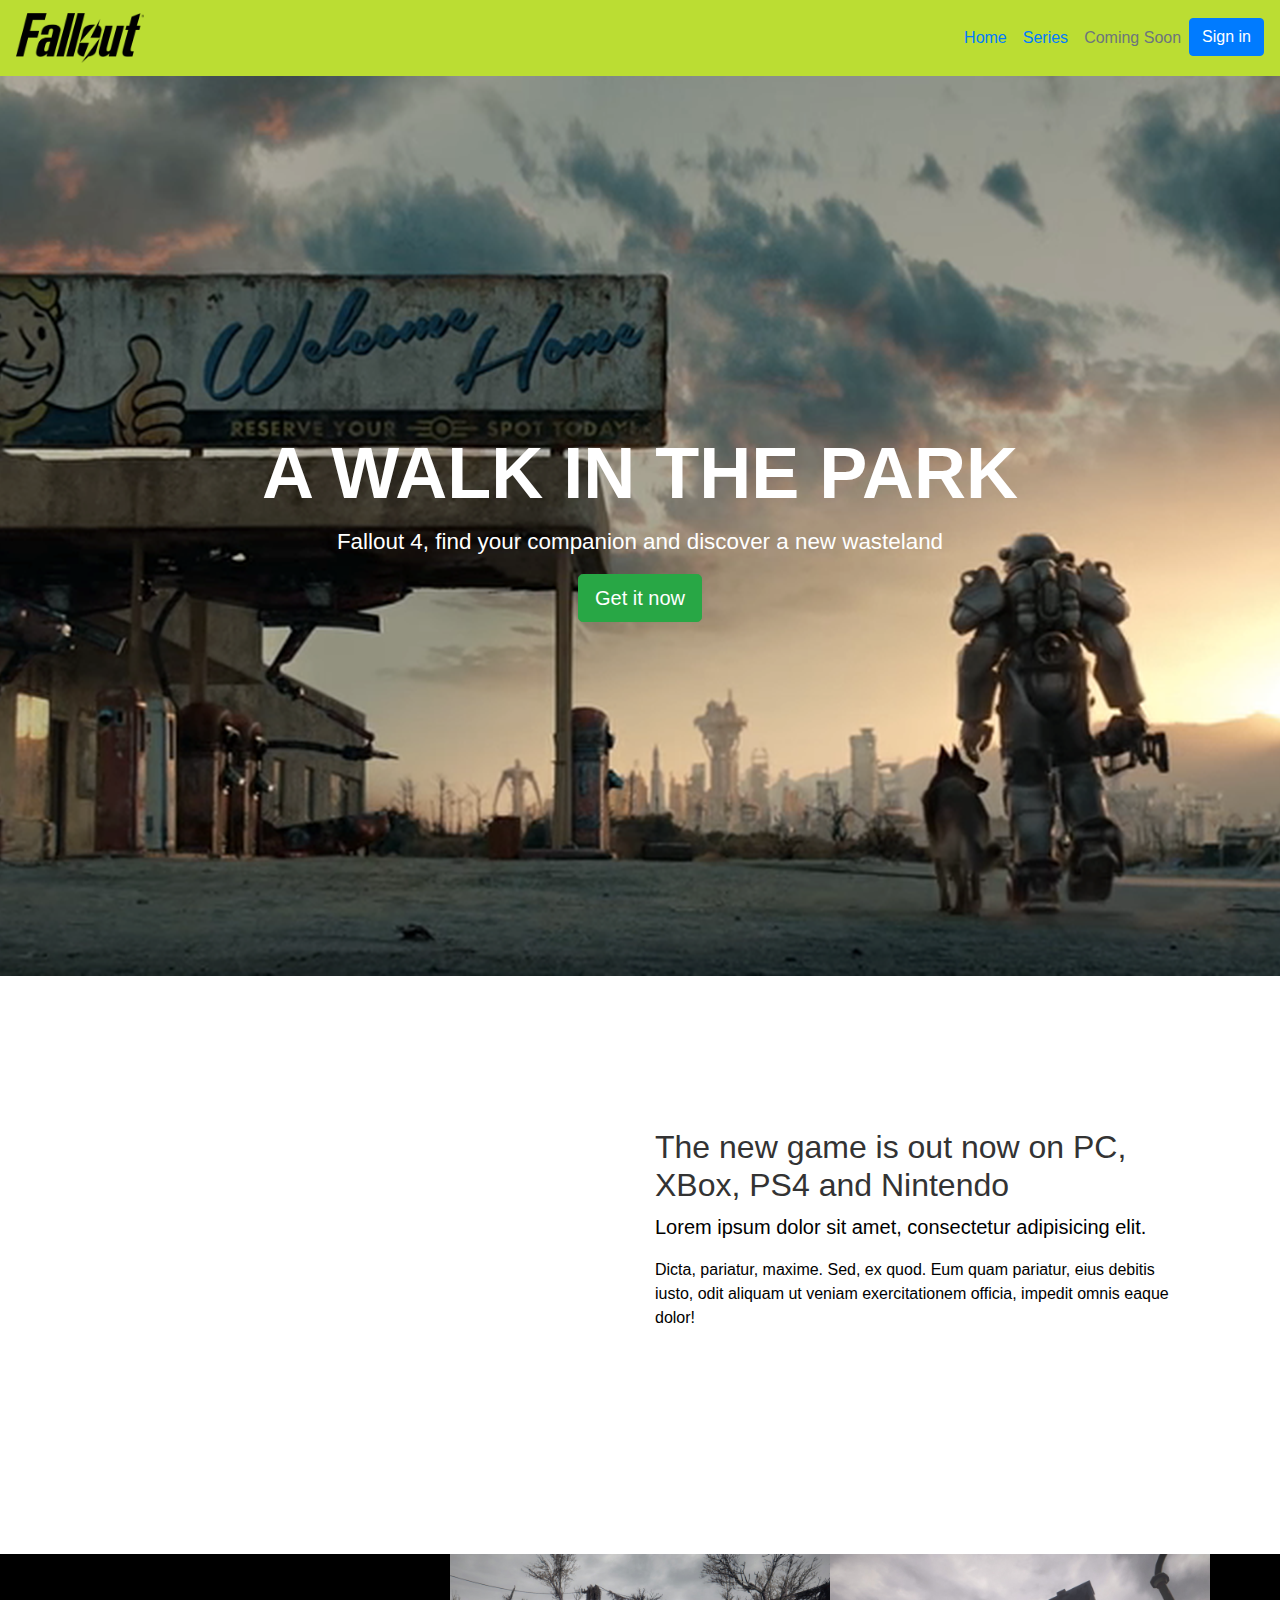
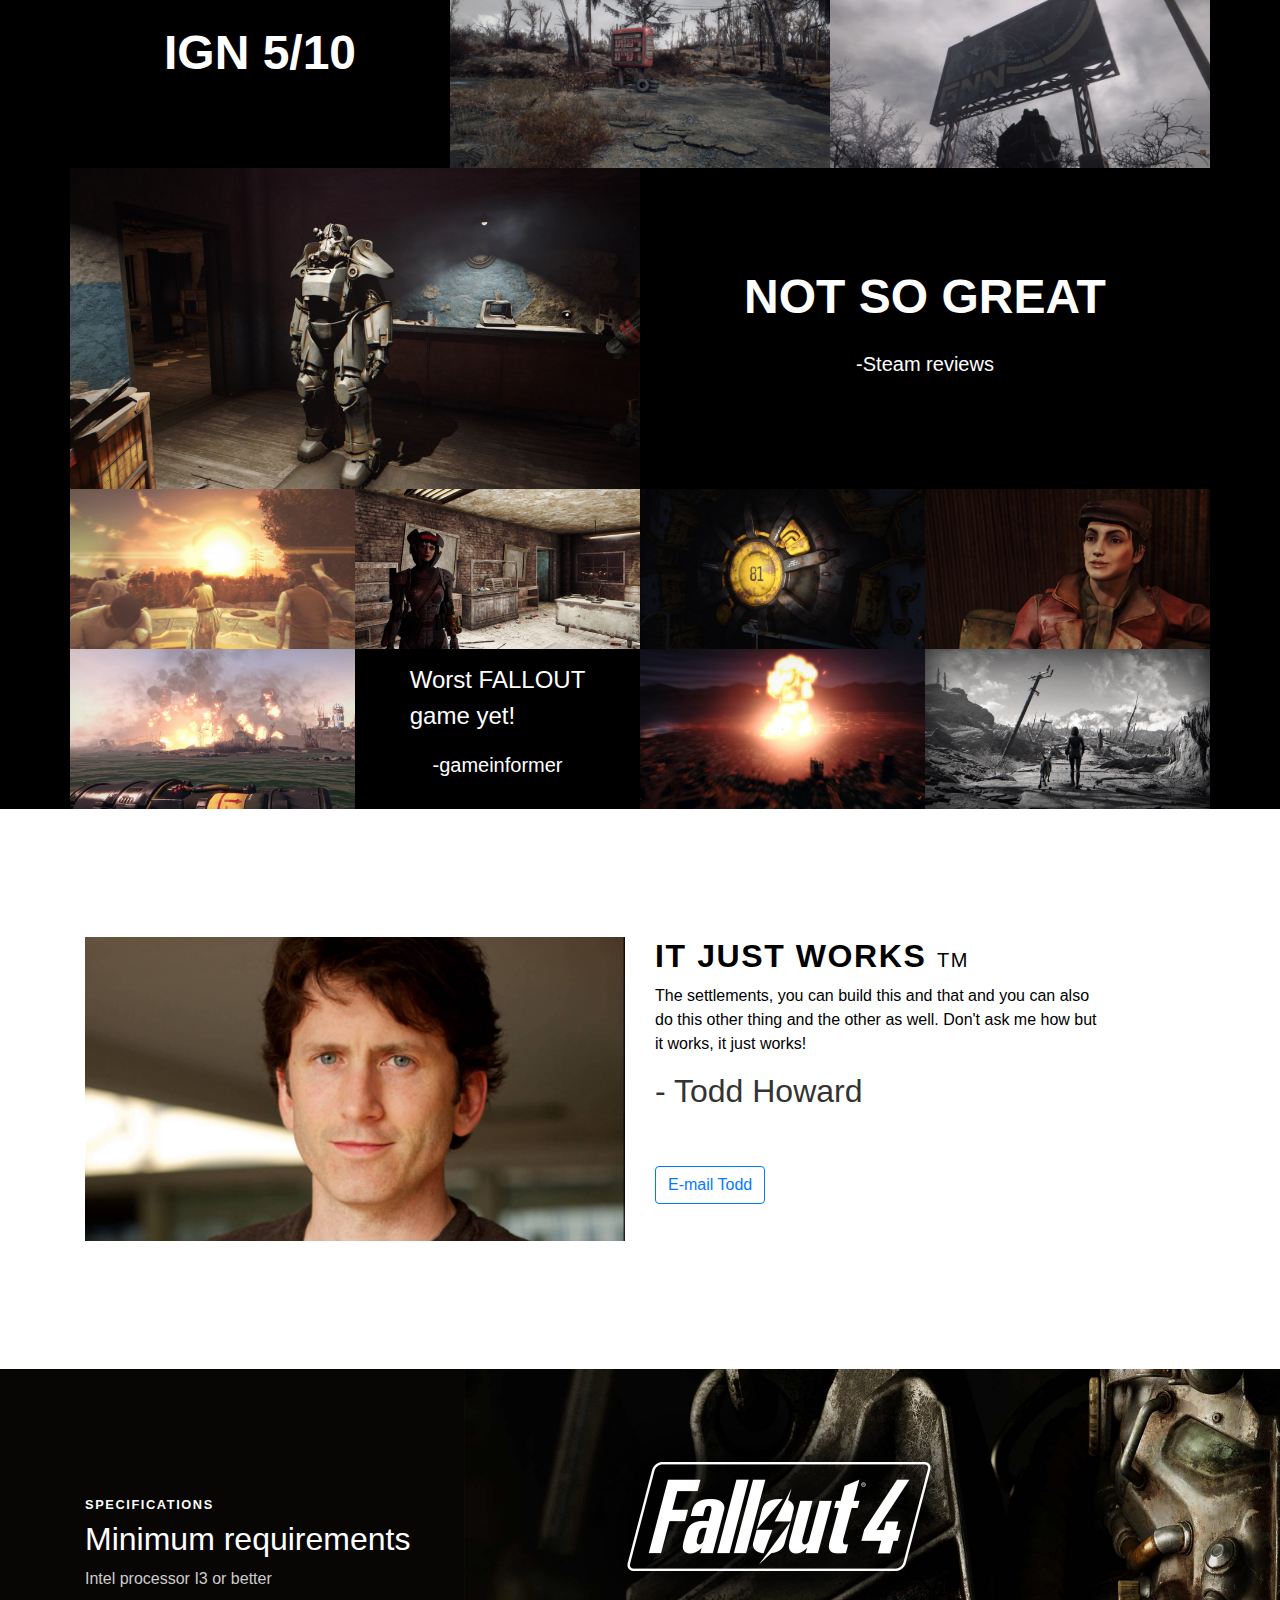
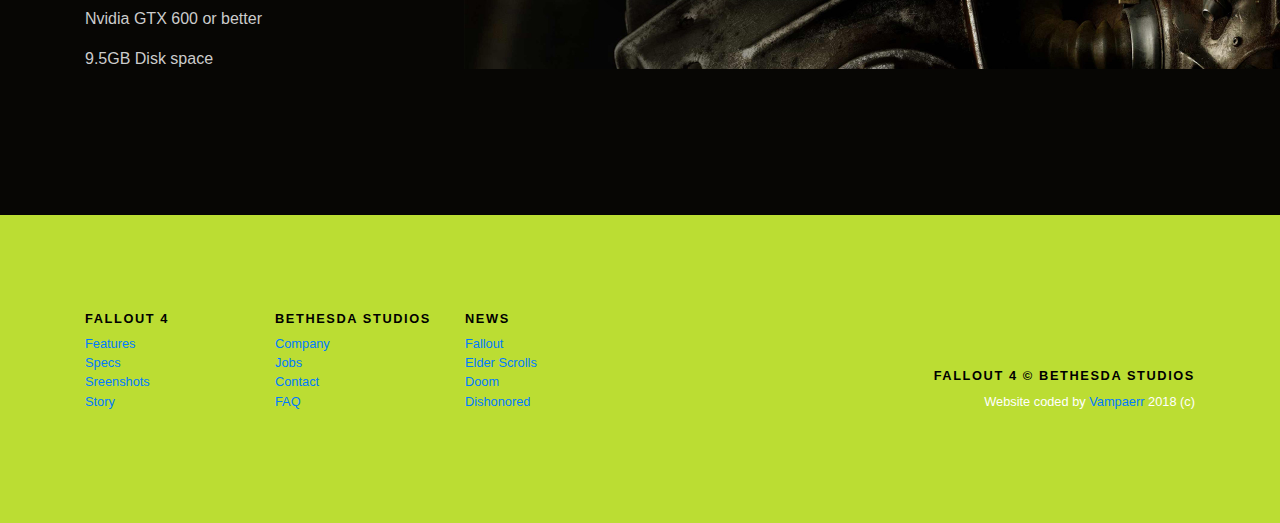
<file: fallout/index.html>
<!DOCTYPE HTML>
<html lang="en">
<head>
	<meta charset="utf-8">
	<title>Fallout</title>

	<meta name="viewport" content="width=device-width, initial-scale=1">
	<link rel="icon" type="image/x-icon" href="assets/favicon.png">

	<link rel="stylesheet" href="https://maxcdn.bootstrapcdn.com/bootstrap/4.0.0/css/bootstrap.min.css" integrity="sha384-Gn5384xqQ1aoWXA+058RXPxPg6fy4IWvTNh0E263XmFcJlSAwiGgFAW/dAiS6JXm" crossorigin="anonymous">
	<link rel="stylesheet" href="assets/css/styles.css">
</head>

<body>

	<nav class="navbar navbar-expand-lg navbar-fixed-op">
		<button class="navbar-toggler" type="button" data-toggle="collapse" data-target="#main-navbar" aria-controls="navbarTogglerDemo01" aria-expanded="false" aria-label="Toggle navigation">
			<span class="navbar-toggler-icon"></span>
		</button>
		<a class="navbar-brand" href="#"><img src="assets/images/logo.png" alt="Fallout"></a>
		<div class="collapse navbar-collapse" id="main-navbar">
    		<ul class="navbar-nav ml-auto">
				<li class="nav-item active">
					<a class="nav-link" href="#">Home <span class="sr-only">(current)</span></a>
				</li>
				<li class="nav-item">
					<a class="nav-link" href="#">Series</a>
				</li>
				<li class="nav-item">
					<a class="nav-link disabled" href="#">Coming Soon</a>
				</li>
    			<li class="nav-item">
					<a class="btn btn-primary" href="#">Sign in</a>
				</li>
    		</ul>
		</div>
	</nav>

	<div id="stage">
		<div id="stage-caption">
			<h1 class="display-3">A WALK IN THE PARK</h1>
			<p>Fallout 4, find your companion and discover a new wasteland</p>
			<a href="" class="btn btn-lg btn-success">Get it now</a>
		</div>
	</div>

	<section id="features">
		<div class="container">
			<div class="row">
				<div class="col-lg-6">
					<iframe width="100%" height="315" src="https://www.youtube.com/embed/GE2BkLqMef4" frameborder="0" allow="encrypted-media" allowfullscreen></iframe>
				</div>
				<div class="col-lg-6">
					<h6>Fallout 4</h6>
					<h2>The new game is out now on PC, XBox, PS4 and Nintendo</h2>
					<p class="lead">Lorem ipsum dolor sit amet, consectetur adipisicing elit.</p>
					<p>Dicta, pariatur, maxime. Sed, ex quod. Eum quam pariatur, eius debitis iusto, odit aliquam ut veniam exercitationem officia, impedit omnis eaque dolor!</p>
				</div>
			</div>
		</div>
	</section>

	<section id="screenshots">
		<div class="container">
			<div class="row">
				<div class="card-group">
					<div class="card">
						<p class="huge">IGN 5/10</p>
					</div>
					<div class="card">
						<img src="assets/screens/20170709004553_1.jpg" alt="">
					</div>
					<div class="card">
						<img src="assets/screens/20170709162559_1.jpg" alt="">
					</div>
				</div>

				<div class="card-group">
					<div class="card">
						<img src="assets/screens/20170712131435_1.jpg" alt="">
					</div>
					<div class="card">
						<p class="huge">NOT SO GREAT</p>
						<p class="lead">-Steam reviews</p>
					</div>
				</div>

				<div class="card-group">
					<div class="card">
						<img src="assets/screens/20170630112536_1.jpg" alt="">
					</div>
					<div class="card">
						<img src="assets/screens/20171114220534_1.jpg" alt="">
					</div>
					<div class="card">
						<img src="assets/screens/20171106000941_1.jpg" alt="">
					</div>
					<div class="card">
						<img src="assets/screens/20170814165334_1.jpg" alt="">
					</div>
				</div>

				<div class="card-group">
					<div class="card">
						<img src="assets/screens/20171118185003_1.jpg" alt="">
					</div>
					<div class="card">
						<p class="small">Worst FALLOUT<br>game yet!</p>
						<p class="lead">-gameinformer</p>
					</div>
					<div class="card">
						<img src="assets/screens/20171118194246_1.jpg" alt="">
					</div>
					<div class="card">
						<img src="assets/screens/20171118194437_1.jpg" alt="">
					</div>
				</div>
			</div>
		</div>
	</section>

	<section id="works">
		<div class="container">
			<div class="row">
				<div class="col-lg-6">
					<img src="assets/images/todd.jpg" alt="It just works!">
				</div>
				<div class="col-lg-5 col-lg-offset-1">
					<h6>IT JUST WORKS <span class="lead">tm</span></h6>
					<p>The settlements, you can build this and that and you can also do this other thing and the other as well. Don't ask me how but it works, it just works!</p>
					<h2>- Todd Howard</h2>
					<br><br>
					<a href="" class="btn btn-outline-primary">E-mail Todd</a>
				</div>
			</div>
		</div>
	</section>

	<section id="specs">
		<div class="specs-dark">
			<div class="container">
				<div class="row">
					<div class="col-lg-6 d-none d-md-block">
						<h6>Specifications</h6>
						<h2>Minimum requirements</h2>
						<p>Intel processor I3 or better</p>
						<p>Nvidia GTX 600 or better</p>
						<p>9.5GB Disk space</p>
					</div>
					<div class="col-lg-6 d-md-none d-lg-none d-xl-none">
						<h2>Specifications</h6>
						<p>Minimum requirements</p>
						<p>Intel processor I3 or better</p>
						<p>Nvidia GTX 600 or better</p>
						<p>9.5GB Disk space</p>
					</div>
				</div>
			</div>
		</div>
	</section>

	<footer id="footer">
		<div class="container">
			<div class="row">
				<div class="col-md-2 footer-links">
					<h6>Fallout 4</h6>
					<ul class="list-unstyled">
						<li><a href="">Features</a></li>
						<li><a href="">Specs</a></li>
						<li><a href="">Sreenshots</a></li>
						<li><a href="">Story</a></li>
					</ul>
				</div>
				<div class="col-md-2 footer-links">
					<h6>Bethesda Studios</h6>
					<ul class="list-unstyled">
						<li><a href="">Company</a></li>
						<li><a href="">Jobs</a></li>
						<li><a href="">Contact</a></li>
						<li><a href="">FAQ</a></li>
					</ul>
				</div>
				<div class="col-md-2 footer-links">
					<h6>News</h6>
					<ul class="list-unstyled">
						<li><a href="">Fallout</a></li>
						<li><a href="">Elder Scrolls</a></li>
						<li><a href="">Doom</a></li>
						<li><a href="">Dishonored</a></li>
					</ul>
				</div>
				<div class="col-md-6 coded-by">
					<h6>Fallout 4 &copy; Bethesda Studios</h6>
					<ul class="list-unstyled">
						<li>Website coded by <a href="">Vampaerr</a> 2018 (c)</li>
					</ul>
				</div>
			</div>
		</div>
	</footer>

	<script src="https://code.jquery.com/jquery-3.2.1.slim.min.js" integrity="sha384-KJ3o2DKtIkvYIK3UENzmM7KCkRr/rE9/Qpg6aAZGJwFDMVNA/GpGFF93hXpG5KkN" crossorigin="anonymous"></script>
	<script src="https://cdnjs.cloudflare.com/ajax/libs/popper.js/1.12.9/umd/popper.min.js" integrity="sha384-ApNbgh9B+Y1QKtv3Rn7W3mgPxhU9K/ScQsAP7hUibX39j7fakFPskvXusvfa0b4Q" crossorigin="anonymous"></script>
	<script src="https://maxcdn.bootstrapcdn.com/bootstrap/4.0.0/js/bootstrap.min.js" integrity="sha384-JZR6Spejh4U02d8jOt6vLEHfe/JQGiRRSQQxSfFWpi1MquVdAyjUar5+76PVCmYl" crossorigin="anonymous"></script>
</body>
</html>
</file>
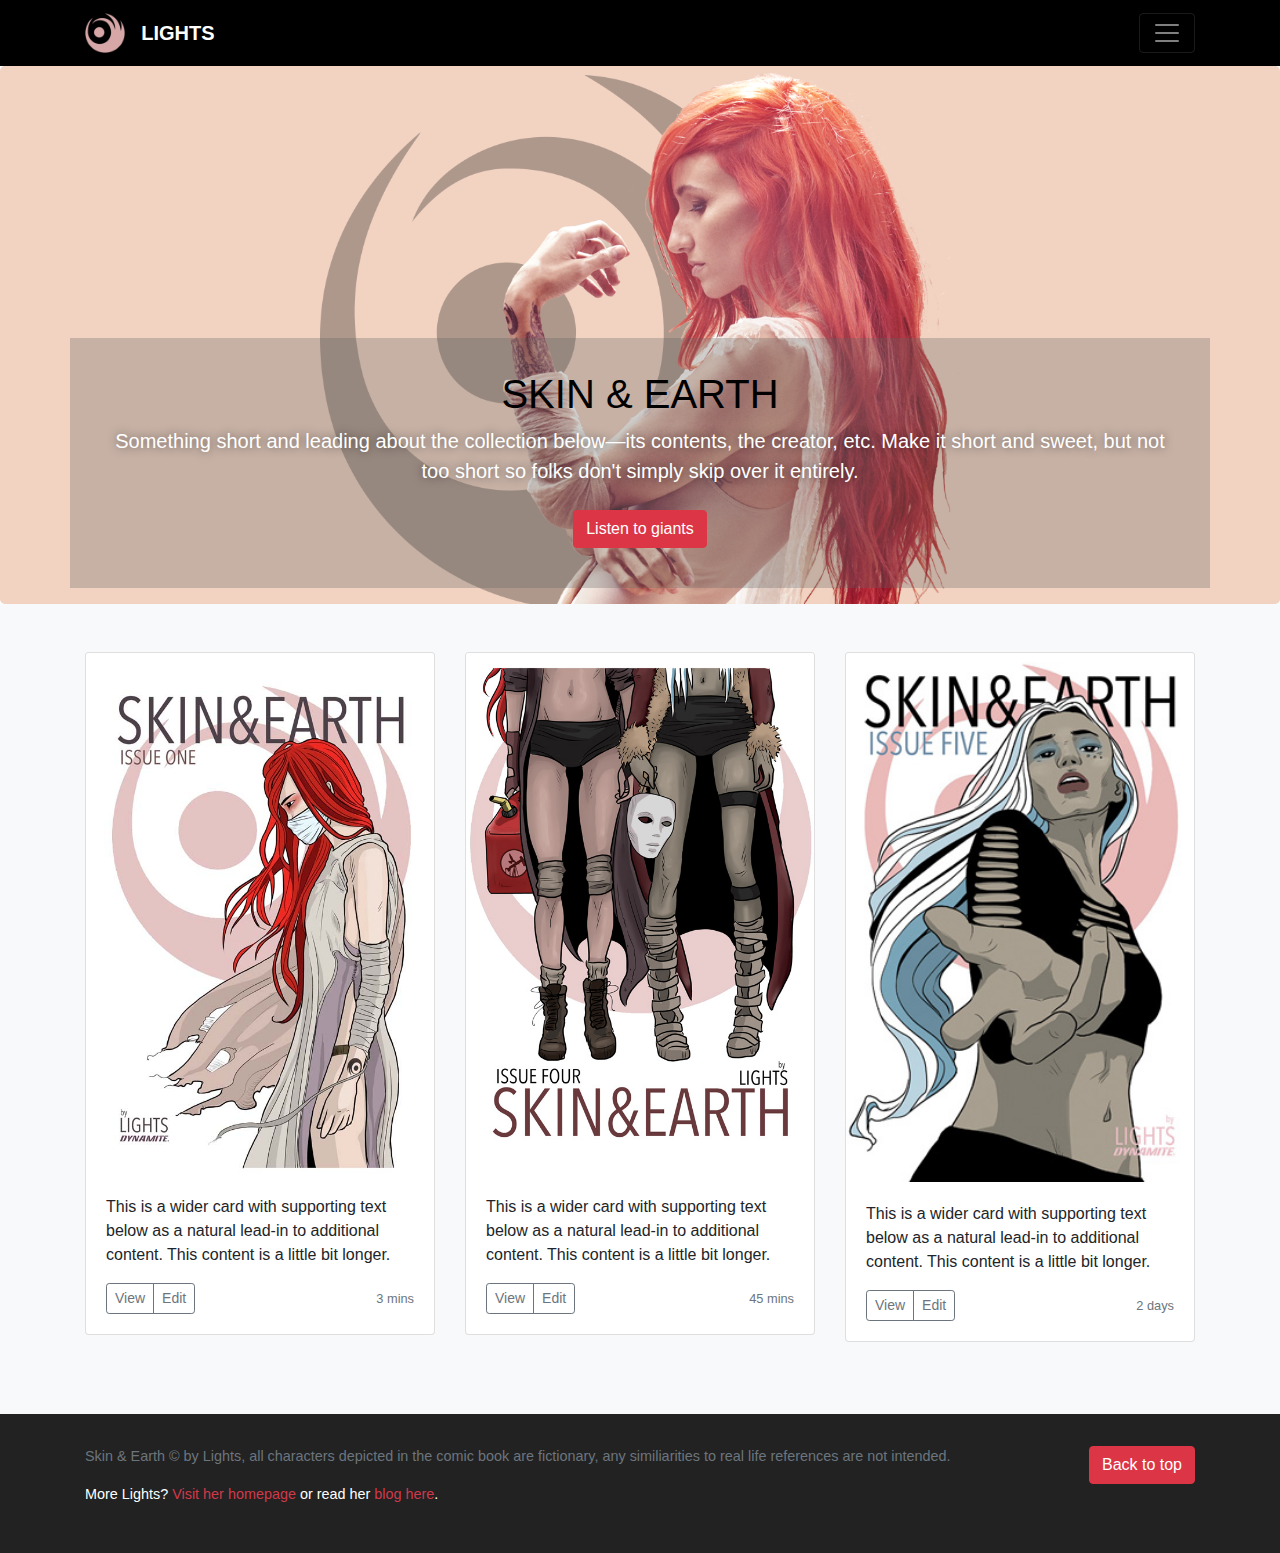
<file: lights/index.html>
<!DOCTYPE HTML>
<html lang="en">
<head>
	<meta charset="utf-8">
	<title>Skin &amp; Earth</title>

	<meta name="viewport" content="width=device-width, initial-scale=1">
	<link rel="icon" type="image/x-icon" href="assets/favicon.png">

	<link rel="stylesheet" href="https://maxcdn.bootstrapcdn.com/bootstrap/4.0.0/css/bootstrap.min.css" integrity="sha384-Gn5384xqQ1aoWXA+058RXPxPg6fy4IWvTNh0E263XmFcJlSAwiGgFAW/dAiS6JXm" crossorigin="anonymous">
	<link rel="stylesheet" href="assets/css/styles.css">
</head>

<body>

	<header>
		<div class="collapse bg-dark" id="navbarHeader">
			<div class="container">
				<div class="row">
					<div class="col-sm-8 col-md-7 py-4">
						<h4 class="text-white">About</h4>
						<p class="text-muted">Add some information about the album below, the author, or any other background context. Make it a few sentences long so folks can pick up some informative tidbits. Then, link them off to some social networking sites or contact information.</p>
					</div>
					<div class="col-sm-4 offset-md-1 py-4">
						<h4 class="text-white">Contact</h4>
						<ul class="list-unstyled">
							<li><a href="#" class="text-white">Follow on Twitter</a></li>
							<li><a href="#" class="text-white">Like on Facebook</a></li>
							<li><a href="#" class="text-white">Email me</a></li>
						</ul>
					</div>
				</div>
			</div>
		</div>

		<div class="navbar navbar-dark bg-dark box-shadow" id="navbar-black">
			<div class="container d-flex justify-content-between">
				<a href="#" class="navbar-brand d-flex align-items-center">
					<img src="assets/favicon.png" class="lights-logo">
					<strong>LIGHTS</strong>
				</a>
				<button class="navbar-toggler" type="button" data-toggle="collapse" data-target="#navbarHeader" aria-controls="navbarHeader" aria-expanded="false" aria-label="Toggle navigation">
					<span class="navbar-toggler-icon"></span>
				</button>
			</div>
		</div>
	</header>

	<main role="main">

		<section class="jumbotron text-center">
			<div class="container">
				<h1 class="jumbotron-heading">SKIN &amp; EARTH</h1>
				<p class="lead text-white">Something short and leading about the collection below—its contents, the creator, etc. Make it short and sweet, but not too short so folks don't simply skip over it entirely.</p>
				<div>
					<a href="#" class="btn btn-danger my-2">Listen to giants</a>
				</div>
			</div>
		</section>

		<div class="album py-5 bg-light">
			<div class="container">
				<div class="row">

					<div class="col-md-4">
						<div class="card mb-4 box-shadow">
							<img class="card-img-top" src="assets/images/1cover.jpg" alt="Issue one">
							<div class="card-body">
								<p class="card-text">This is a wider card with supporting text below as a natural lead-in to additional content. This content is a little bit longer.</p>
								<div class="d-flex justify-content-between align-items-center">
									<div class="btn-group">
										<button type="button" class="btn btn-sm btn-outline-secondary">View</button>
										<button type="button" class="btn btn-sm btn-outline-secondary">Edit</button>
									</div>
									<small class="text-muted">3 mins</small>
								</div>
							</div>
						</div>
					</div>

					<div class="col-md-4">
						<div class="card mb-4 box-shadow">
							<img class="card-img-top" src="assets/images/4cover.jpg" alt="Issue 4">
							<div class="card-body">
								<p class="card-text">This is a wider card with supporting text below as a natural lead-in to additional content. This content is a little bit longer.</p>
								<div class="d-flex justify-content-between align-items-center">
									<div class="btn-group">
										<button type="button" class="btn btn-sm btn-outline-secondary">View</button>
										<button type="button" class="btn btn-sm btn-outline-secondary">Edit</button>
									</div>
									<small class="text-muted">45 mins</small>
								</div>
							</div>
						</div>
					</div>

					<div class="col-md-4">
						<div class="card mb-4 box-shadow">
							<img class="card-img-top" src="assets/images/5cover.jpg" alt="Issue 5">
							<div class="card-body">
								<p class="card-text">This is a wider card with supporting text below as a natural lead-in to additional content. This content is a little bit longer.</p>
								<div class="d-flex justify-content-between align-items-center">
									<div class="btn-group">
										<button type="button" class="btn btn-sm btn-outline-secondary">View</button>
										<button type="button" class="btn btn-sm btn-outline-secondary">Edit</button>
									</div>
									<small class="text-muted">2 days</small>
								</div>
							</div>
						</div>
					</div>
				</div>
			</div>
		</div>

    </main>

	<footer id="footer">
		<div class="container">
			<a href="#">
				<button type="button" class="btn btn-danger float-right a-unstyled">Back to top</button>
			</a>
			<p class="text-muted">Skin &amp; Earth &copy; by Lights, all characters depicted in the comic book are fictionary, any similiarities to real life references are not intended.</p>
			<p>More Lights? <a href="../../">Visit her homepage</a> or read her <a href="../../news/">blog here</a>.</p>
		</div>
	</footer>

	<script src="https://code.jquery.com/jquery-3.2.1.slim.min.js" integrity="sha384-KJ3o2DKtIkvYIK3UENzmM7KCkRr/rE9/Qpg6aAZGJwFDMVNA/GpGFF93hXpG5KkN" crossorigin="anonymous"></script>
	<script src="https://cdnjs.cloudflare.com/ajax/libs/popper.js/1.12.9/umd/popper.min.js" integrity="sha384-ApNbgh9B+Y1QKtv3Rn7W3mgPxhU9K/ScQsAP7hUibX39j7fakFPskvXusvfa0b4Q" crossorigin="anonymous"></script>
	<script src="https://maxcdn.bootstrapcdn.com/bootstrap/4.0.0/js/bootstrap.min.js" integrity="sha384-JZR6Spejh4U02d8jOt6vLEHfe/JQGiRRSQQxSfFWpi1MquVdAyjUar5+76PVCmYl" crossorigin="anonymous"></script>
</body>
</html>
</file>
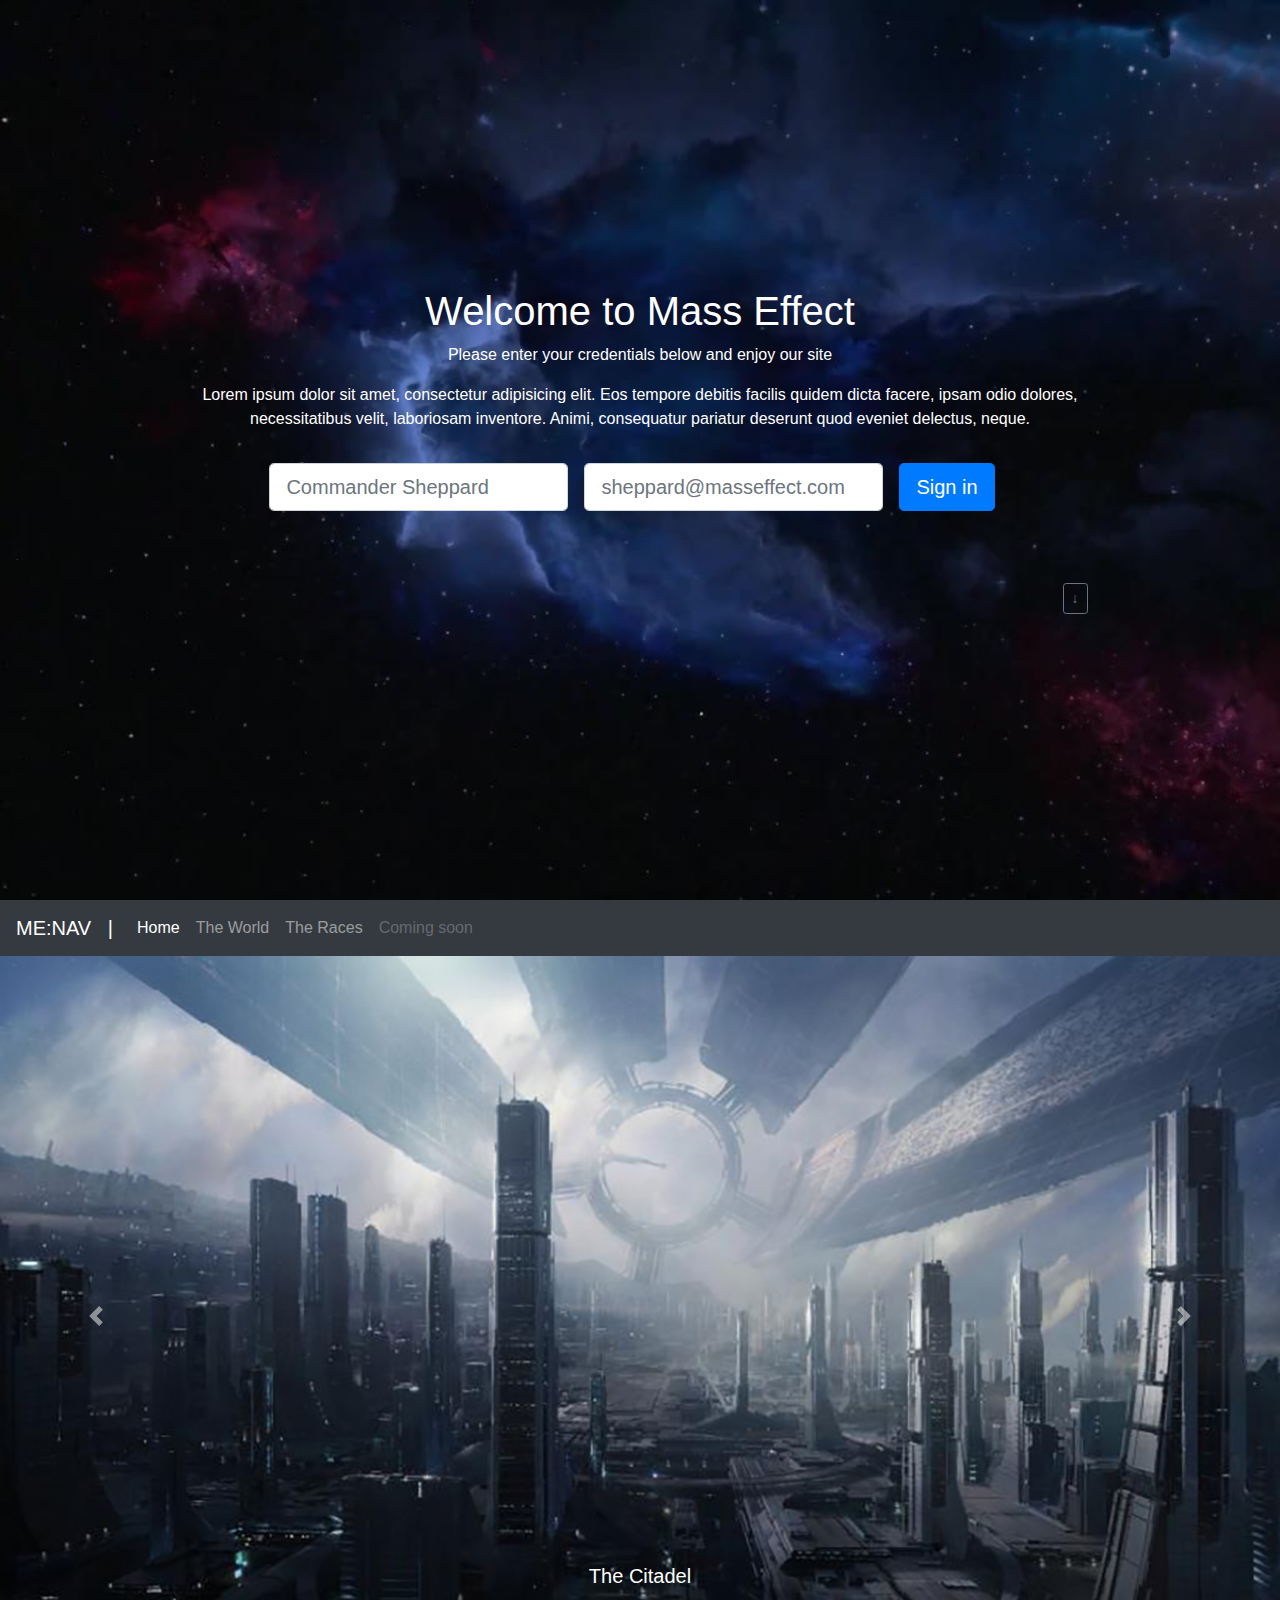
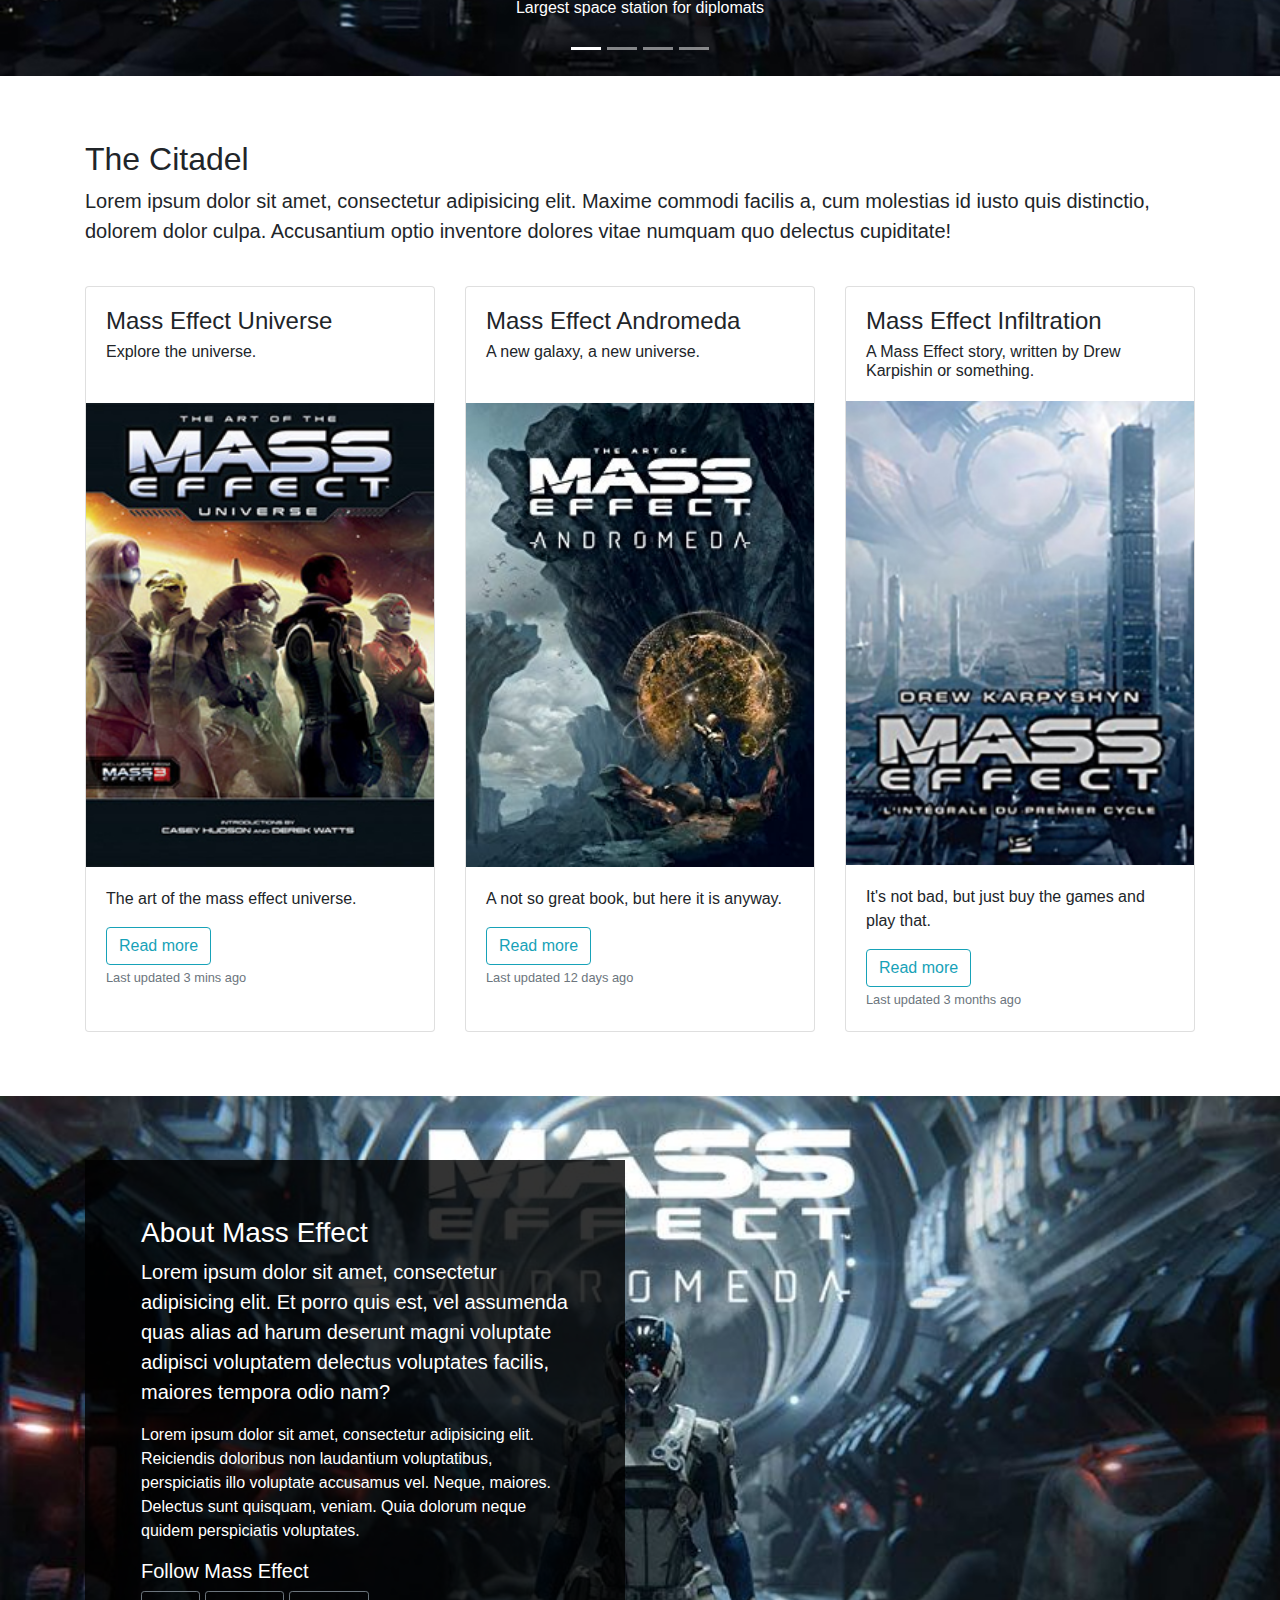
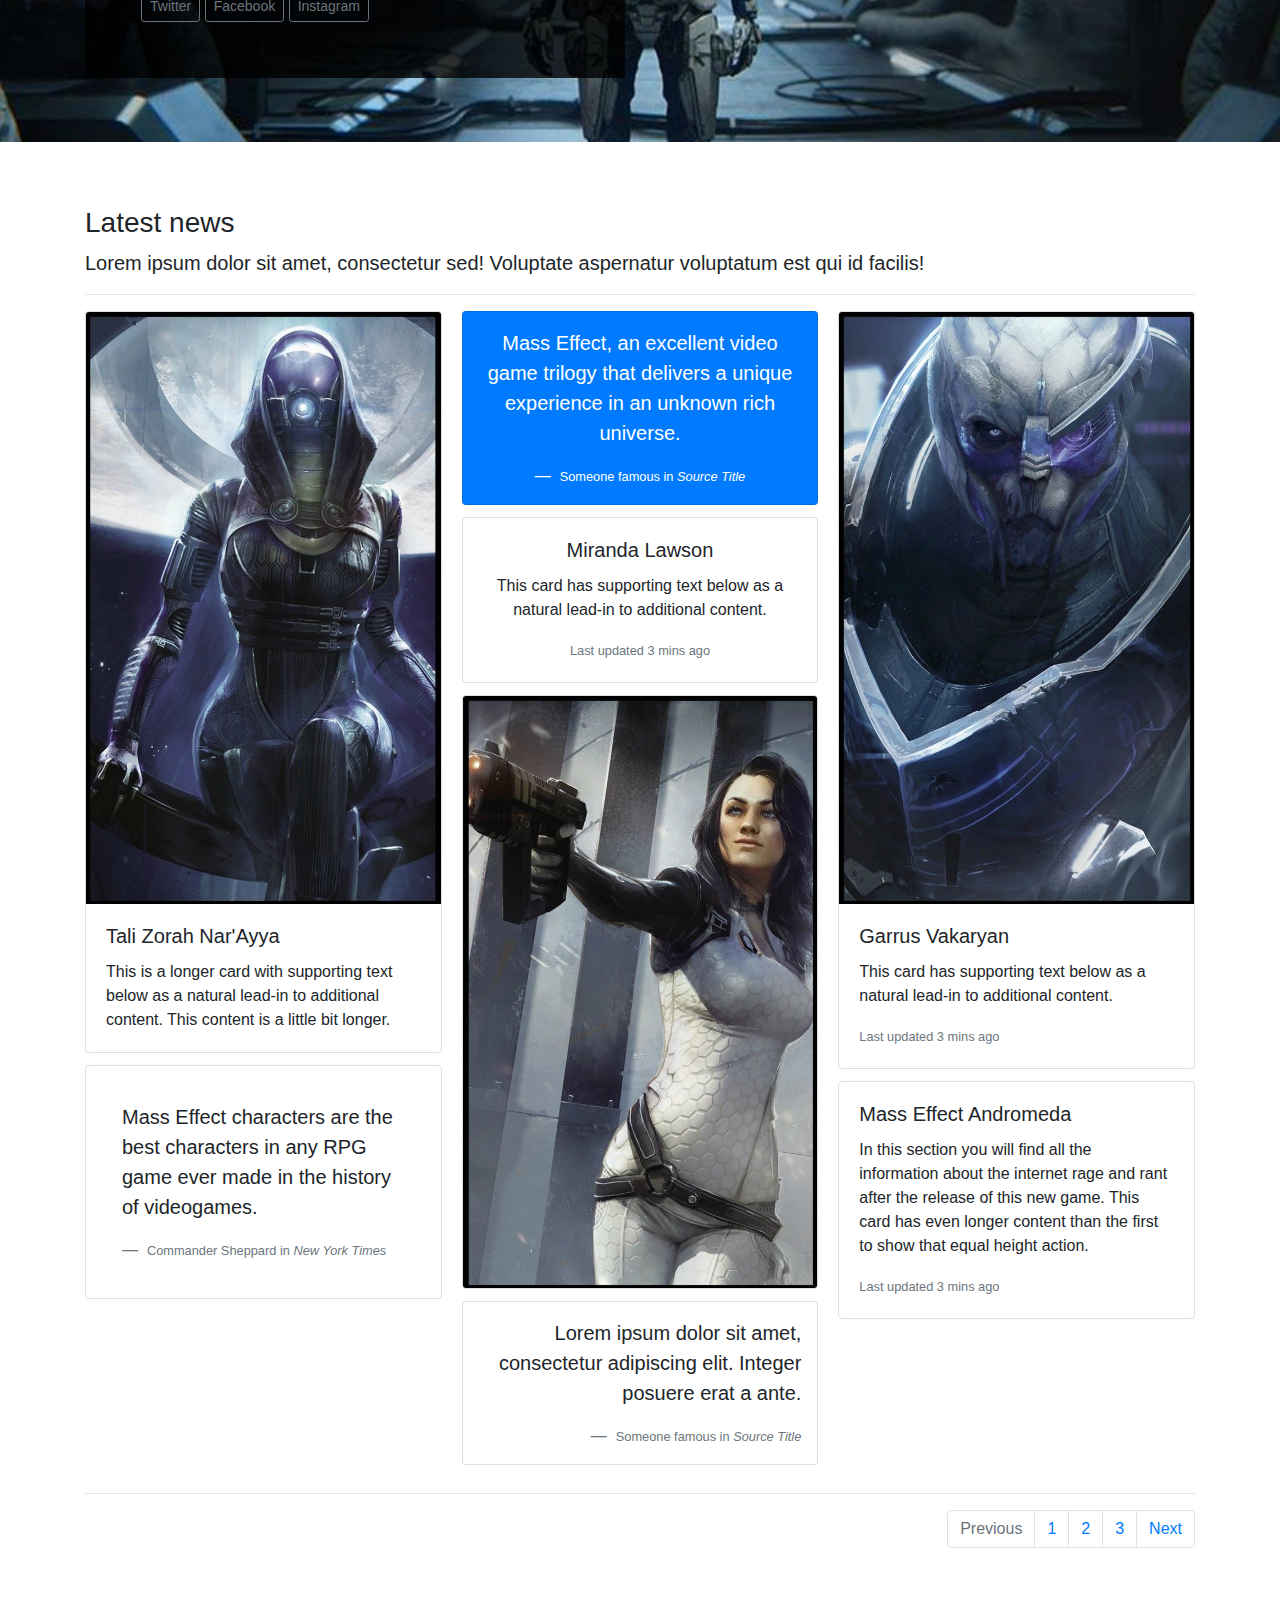
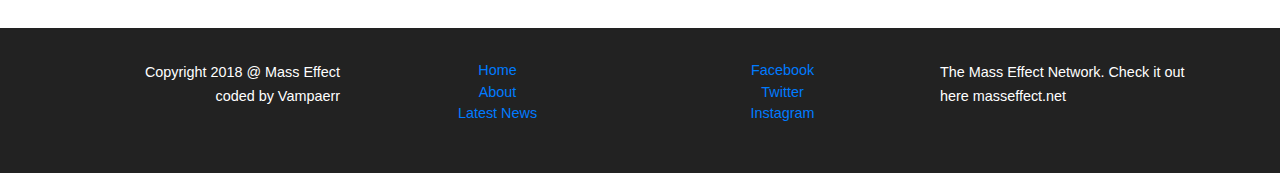
<file: mass-effect/index.html>
<!DOCTYPE HTML>
<html lang="en">
<head>
	<meta charset="utf-8">
	<title>Mass Effect</title>

	<meta name="viewport" content="width=device-width, initial-scale=1">
	<link rel="icon" type="image/x-icon" href="assets/favicon.ico">

	<link rel="stylesheet" href="https://maxcdn.bootstrapcdn.com/bootstrap/4.0.0/css/bootstrap.min.css" integrity="sha384-Gn5384xqQ1aoWXA+058RXPxPg6fy4IWvTNh0E263XmFcJlSAwiGgFAW/dAiS6JXm" crossorigin="anonymous">
	<link rel="stylesheet" href="assets/css/styles.css">
</head>

<body>
	<section id="cover">
		<div id="cover-caption">
			<div class="container">
				<div class="col-sm-10 col-sm-offset-1">
					<h1>Welcome to Mass Effect</h1>
					<p>Please enter your credentials below and enjoy our site</p>
					<p>Lorem ipsum dolor sit amet, consectetur adipisicing elit. Eos tempore debitis facilis quidem dicta facere, ipsam odio dolores, necessitatibus velit, laboriosam inventore. Animi, consequatur pariatur deserunt quod eveniet delectus, neque.</p>

					<form action="" class="form-inline">
					<div id="form-flex">
						<div class="form-group">
							<label class="sr-only">Name</label>
							<input type="text" class="form-control form-control-lg" placeholder="Commander Sheppard">
						</div>
						<div class="form-group">
							<label class="sr-only">Email</label>
							<input type="text" class="form-control form-control-lg" placeholder="sheppard@masseffect.com">
						</div>
						<div class="form-group">
							<button type="submit" class="btn btn-primary btn-lg">Sign in</button>
						</div>
					</div>
					</form>
					<br>
					<a href="#nav-main" class="btn btn-outline-secondary btn-sm float-right" role="button">&darr;</a>
				</div>
			</div>
		</div>
	</section>

	<nav class="navbar navbar-expand-lg navbar-dark bg-dark">
		<a class="navbar-brand" href="#">ME:NAV &nbsp;&nbsp;|</a>
		<button class="navbar-toggler" type="button" data-toggle="collapse" data-target="#navbarNav" aria-controls="navbarNav" aria-expanded="false" aria-label="Toggle navigation">
			<span class="navbar-toggler-icon"></span>
		</button>

		<div class="collapse navbar-collapse" id="navbarNav">
			<ul class="navbar-nav">
				<li class="nav-item active">
					<a class="nav-link" href="#">Home <span class="sr-only">(current)</span></a>
				</li>
				<li class="nav-item">
					<a class="nav-link" href="#">The World</a>
				</li>
				<li class="nav-item">
					<a class="nav-link" href="#">The Races</a>
				</li>
				<li class="nav-item">
					<a class="nav-link disabled" href="#">Coming soon</a>
				</li>
			</ul>
		</div>
	</nav>

	<section id="carousel">
		<div id="carouselHome" class="carousel slide" data-ride="carousel">
			<ol class="carousel-indicators">
				<li data-target="#carouselHome" data-slide-to="0" class="active"></li>
				<li data-target="#carouselHome" data-slide-to="1"></li>
				<li data-target="#carouselHome" data-slide-to="2"></li>
				<li data-target="#carouselHome" data-slide-to="3"></li>
			</ol>

			<div class="carousel-inner">
				<div class="carousel-item active">
					<img class="d-block w-100" src="assets/images/citadel.jpg" alt="Citadel">
					<div class="carousel-caption d-none d-md-block">
						<h5>The Citadel</h5>
						<p>Largest space station for diplomats</p>
					</div>
				</div>
				<div class="carousel-item">
					<img class="d-block w-100" src="assets/images/asari_world.jpg" alt="Asari World">
					<div class="carousel-caption d-none d-md-block">
						<h5>Asari World</h5>
						<p>Home world of Liara T'Soni</p>
					</div>
				</div>
				<div class="carousel-item">
					<img class="d-block w-100" src="assets/images/palaven.jpg" alt="Palaven">
					<div class="carousel-caption d-none d-md-block">
						<h5>Palaven</h5>
						<p>Home world of the Turians</p>
					</div>
				</div>
				<div class="carousel-item">
					<img class="d-block w-100" src="assets/images/andromeda.jpg" alt="Andromeda">
					<div class="carousel-caption d-none d-md-block">
						<h5>Andromeda</h5>
						<p>I can't get myself to finish that game</p>
					</div>
				</div>
				<a class="carousel-control-prev" href="#carouselHome" role="button" data-slide="prev">
					<span class="carousel-control-prev-icon" aria-hidden="true"></span>
					<span class="sr-only">Previous</span>
				</a>
				<a class="carousel-control-next" href="#carouselHome" role="button" data-slide="next">
					<span class="carousel-control-next-icon" aria-hidden="true"></span>
					<span class="sr-only">Next</span>
				</a>
			</div>
		</div>
	</section>

	<section id="citadel">
		<div class="section-content">
			<div class="container">
				<h2>The Citadel</h2>
				<p class="lead">Lorem ipsum dolor sit amet, consectetur adipisicing elit. Maxime commodi facilis a, cum molestias id iusto quis distinctio, dolorem dolor culpa. Accusantium optio inventore dolores vitae numquam quo delectus cupiditate!</p>
				<br>

				<div class="card-deck">
					<div class="card">
						<div class="card-body">
							<h4 class="card-title">Mass Effect Universe</h4>
							<h6 class="card-subtitle">Explore the universe.</h6>
						</div>
						<img src="assets/images/book.jpg" alt="Explore Mass Effect">
						<div class="card-body">
							<p class="card-text">The art of the mass effect universe.</p>
							<button type="button" class="btn btn-outline-info" data-toggle="modal" data-target="#book">Read more</button>
							<p class="card-text"><small class="text-muted">Last updated 3 mins ago</small></p>
						</div>
					</div>

					<div class="card">
						<div class="card-body">
							<h4 class="card-title">Mass Effect Andromeda</h4>
							<h6 class="card-subtitle">A new galaxy, a new universe.</h6>
						</div>
						<img src="assets/images/book2.jpg" alt="A new galaxy">
						<div class="card-body">
							<p class="card-text">A not so great book, but here it is anyway.</p>
							<button type="button" class="btn btn-outline-info" data-toggle="modal" data-target="#book">Read more</button>
							<p class="card-text"><small class="text-muted">Last updated 12 days ago</small></p>
						</div>
					</div>

					<div class="card">
						<div class="card-body">
							<h4 class="card-title">Mass Effect Infiltration</h4>
							<h6 class="card-subtitle">A Mass Effect story, written by Drew Karpishin or something.</h6>
						</div>
						<img src="assets/images/book3.jpg" alt="A new galaxy">
						<div class="card-body">
							<p class="card-text">It's not bad, but just buy the games and play that.</p>
							<button type="button" class="btn btn-outline-info" data-toggle="modal" data-target="#book">Read more</button>
							<p class="card-text"><small class="text-muted">Last updated 3 months ago</small></p>
						</div>
					</div>
				</div>
			</div>
		</div>
	</section>

	<section id="about">
		<div class="section-content">
			<div class="container">
				<div class="col-md-6">
					<div class="about-text">
						<h3>About Mass Effect</h3>
						<p class="lead">Lorem ipsum dolor sit amet, consectetur adipisicing elit. Et porro quis est, vel assumenda quas alias ad harum deserunt magni voluptate adipisci voluptatem delectus voluptates facilis, maiores tempora odio nam?</p>
						<p>Lorem ipsum dolor sit amet, consectetur adipisicing elit. Reiciendis doloribus non laudantium voluptatibus, perspiciatis illo voluptate accusamus vel. Neque, maiores. Delectus sunt quisquam, veniam. Quia dolorum neque quidem perspiciatis voluptates.</p>

						<h5>Follow Mass Effect</h5>
						<a href="" class="btn btn-sm btn-outline-secondary">Twitter</a>
						<a href="" class="btn btn-sm btn-outline-secondary">Facebook</a>
						<a href="" class="btn btn-sm btn-outline-secondary">Instagram</a>
					</div>
				</div>
			</div>
		</div>
	</section>

	<section id="news">
		<div class="section-content">
			<div class="container">
				<h3>Latest news</h3>
				<p class="lead">Lorem ipsum dolor sit amet, consectetur sed! Voluptate aspernatur voluptatum est qui id facilis!</p>
				<hr>

				<div class="card-columns">
					<div class="card card-characters">
						<img class="card-img-top tali"
						src="[data-uri]"
						alt="Tali Zorah">
						<div class="card-body">
							<h5 class="card-title">Tali Zorah Nar'Ayya</h5>
							<p class="card-text">This is a longer card with supporting text below as a natural lead-in to additional content. This content is a little bit longer.</p>
						</div>
					</div>
					<div class="card p-3">
						<blockquote class="blockquote mb-0 card-body">
						<p>Mass Effect characters are the best characters in any RPG game ever made in the history of videogames.</p>
						<footer class="blockquote-footer">
						<small class="text">
						Commander Sheppard in <cite title="Source Title">New York Times</cite>
						</small>
						</footer>
						</blockquote>
					</div>
					<div class="card bg-primary text-white text-center p-3">
						<blockquote class="blockquote mb-0">
							<p>Mass Effect, an excellent video game trilogy that delivers a unique experience in an unknown rich universe.</p>
							<footer class="blockquote-footer text-white">
								<small>Someone famous in <cite title="Source Title">Source Title</cite></small>
							</footer>
						</blockquote>
					</div>
					<div class="card text-center">
						<div class="card-body">
							<h5 class="card-title">Miranda Lawson</h5>
							<p class="card-text">This card has supporting text below as a natural lead-in to additional content.</p>
							<p class="card-text"><small class="text-muted">Last updated 3 mins ago</small></p>
						</div>
					</div>
					<div class="card card-characters miranda">
						<img class="card-img miranda"
							src="[data-uri]"
							alt="Miranda Lawson">
					</div>
					<div class="card p-3 text-right">
						<blockquote class="blockquote mb-0">
							<p>Lorem ipsum dolor sit amet, consectetur adipiscing elit. Integer posuere erat a ante.</p>
							<footer class="blockquote-footer">
								<small class="text-muted">Someone famous in <cite title="Source Title">Source Title</cite></small>
							</footer>
						</blockquote>
					</div>
					<div class="card card-characters">
						<img class="card-img-top garrus"
							src="[data-uri]"
							alt="Garrus Vakaryan">
						<div class="card-body">
							<h5 class="card-title">Garrus Vakaryan</h5>
							<p class="card-text">This card has supporting text below as a natural lead-in to additional content.</p>
							<p class="card-text"><small class="text-muted">Last updated 3 mins ago</small></p>
						</div>
					</div>
					<div class="card">
						<div class="card-body">
							<h5 class="card-title">Mass Effect Andromeda</h5>
							<p class="card-text">In this section you will find all the information about the internet rage and rant after the release of this new game. This card has even longer content than the first to show that equal height action.</p>
							<p class="card-text"><small class="text-muted">Last updated 3 mins ago</small></p>
						</div>
					</div>
				</div>
				<hr>

				<nav aria-label="Page navigation example">
					<ul class="pagination justify-content-end">
						<li class="page-item disabled">
							<a class="page-link" href="#" tabindex="-1">Previous</a>
						</li>
						<li class="page-item"><a class="page-link" href="#">1</a></li>
						<li class="page-item"><a class="page-link" href="#">2</a></li>
						<li class="page-item"><a class="page-link" href="#">3</a></li>
						<li class="page-item">
							<a class="page-link" href="#">Next</a>
						</li>
					</ul>
				</nav>
			</div>
		</div>
	</section>

	<footer id="footer">
		<div class="container">
			<div class="row">
				<div class="col-sm-3">
					<p class="copyright">Copyright 2018 @ Mass Effect<br>coded by Vampaerr</p>
				</div>
				<div class="col-sm-3">
					<ul class="list-unstyled">
						<li><a href="">Home</a></li>
						<li><a href="">About</a></li>
						<li><a href="">Latest News</a></li>
					</ul>
				</div>
				<div class="col-sm-3">
					<ul class="list-unstyled">
						<li><a href="">Facebook</a></li>
						<li><a href="">Twitter</a></li>
						<li><a href="">Instagram</a></li>
					</ul>
				</div>
				<div class="col-sm-3">
					<p class="network">The Mass Effect Network. Check it out here masseffect.net</p>
				</div>
			</div>
		</div>
	</footer>

	<script src="https://code.jquery.com/jquery-3.2.1.slim.min.js" integrity="sha384-KJ3o2DKtIkvYIK3UENzmM7KCkRr/rE9/Qpg6aAZGJwFDMVNA/GpGFF93hXpG5KkN" crossorigin="anonymous"></script>
	<script src="https://cdnjs.cloudflare.com/ajax/libs/popper.js/1.12.9/umd/popper.min.js" integrity="sha384-ApNbgh9B+Y1QKtv3Rn7W3mgPxhU9K/ScQsAP7hUibX39j7fakFPskvXusvfa0b4Q" crossorigin="anonymous"></script>
	<script src="https://maxcdn.bootstrapcdn.com/bootstrap/4.0.0/js/bootstrap.min.js" integrity="sha384-JZR6Spejh4U02d8jOt6vLEHfe/JQGiRRSQQxSfFWpi1MquVdAyjUar5+76PVCmYl" crossorigin="anonymous"></script>
</body>
</html>
</file>
<file: fallout/assets/css/styles.css>
html,
body {
  height: 100%; }

body {
  -webkit-font-smoothing: antialiased;
  text-rendering: optimizeLegibility;
  color: #gcgf73;
  color: #1923fa; }

h1, h2, h3 {
  color: #333; }

h6 {
  text-transform: uppercase;
  font-weight: bold;
  font-size: .8rem;
  letter-spacing: .1rem; }

img {
  max-width: 100%; }

.blockquote {
  font-size: 1.6rem;
  color: #333;
  border: none;
  padding: 0; }

.blockquote-footer {
  margin: 1rem 0 0; }

#stage {
  background: url("../images/poster.png") center center no-repeat;
  background-size: cover;
  color: white;
  height: 100%;
  width: 100%;
  display: flex;
  align-items: center; }

#stage-caption {
  font-size: 1.4rem;
  font-weight: 200;
  max-width: 60rem;
  margin: 0 auto;
  text-align: center; }

#stage-caption h1 {
  color: white;
  font-weight: bold;
  text-transform: uppercase; }

.navbar {
  background-color: #bbdd33; }

.navbar-brand > img {
  width: 8rem; }

#features .row {
  padding: 8rem 0;
  overflow: hidden;
  color: black; }

#specs .row {
  padding: 8rem 0;
  overflow: hidden; }

#specs .row h2, h6 {
  color: white; }

#specs .row {
  color: #ccc; }

@media screen and (min-width: 991px) {
  #specs .row {
    display: flex;
    align-items: center; } }
@media screen and (max-width: 991px) {
  #specs .row {
    font-size: .9rem; } }
.specs-dark {
  background: url("../images/fallout_dark.jpg") 145% 0 no-repeat;
  background-size: 75%;
  background-color: #070604;
  color: white; }

@media screen and (max-width: 576px) {
  .specs-dark {
    background: none;
    background-color: #070604; } }
#screenshots, #screenshots .card-group, #screenshots .card {
  border: 0;
  background-color: black;
  display: flex;
  align-items: center;
  color: white; }

#screenshots .huge {
  font-weight: 600;
  font-size: 3rem; }

#screenshots .small {
  font-size: 1.5rem; }

#works .row {
  padding: 8rem 0;
  overflow: hidden;
  color: black; }

#works h6 {
  font-size: 2rem;
  color: black; }

#footer {
  background-color: #bbdd33;
  color: white;
  padding: 6rem 0;
  font-size: .8rem; }

#footer h6 {
  color: black; }

@media screen and (min-width: 991px) {
  .coded-by {
    margin-top: auto;
    float: left;
    text-align: right; } }
@media screen and (max-width: 991px) {
  .coded-by {
    margin: 2rem auto;
    text-align: center; }

  .footer-links {
    text-align: center; } }

/*# sourceMappingURL=styles.css.map */
</file>
<file: lights/assets/css/styles.css>
html,
body
{
	height: 100%;
}

img
{
	max-width: 100%;
}

.card > img
{
	width: 100%;
}

.lights-logo
{
	padding-right: 1rem;
	width: 20%;
}

#navbar-black
{
	background-color: black !important;
}

.jumbotron
{
	padding: 17rem 0 1rem 0;
	margin-bottom: 0;
	background: url('../images/lights-transparent.png');
	background-repeat: no-repeat;
	background-position: top center;
	background-size: 50%;
	background-color: #f2d3c2;
}

.jumbotron .container
{
	width: 100%;
	background-color: rgba(99, 99, 99, .3);
	padding: 2rem;
	color: black;
	height: 50%;
}

.jumbotron p
{
	color: white;
	text-shadow: 0 0 10px rgba(0, 0, 0, .5);
}

#footer
{
	background: #222;
	color: white;
	font-size: .9rem;
	padding: 2rem 0;
}

#footer a:link
{
	color: #D1394A;
}

#footer a:hover
{
	color: #D1394A;
}

#footer a:visited
{
	color: #D1394A;
}
</file>
<file: mass-effect/assets/css/styles.css>
html,
body
{
	height: 100%;
}

img
{
	max-width: 100%;
}

#cover
{
	background: #222 url('../images/cover.jpg');
	background-size: cover;
	color: white;
	height: 100%;
	text-align: center;
	display: flex;
	align-items: center;
}

#cover-caption
{
	width: 100%;
}

#cover .container .col-sm-10
{
	margin: auto;
}

#form-flex
{
	display: flex;
	flex-direction: row;
	flex-wrap: nowrap;
	justify-content: space-between;
	margin: auto;
}

.card > img
{
	width: 100%;
}

.section-content
{
	padding: 4rem 0;
}

.form-group
{
	padding: 1rem 1rem 3rem 0;
}

#about
{
	background: url('../images/about.jpg');
	background-size: cover;
}

#about .container
{
	padding: 0;
}

.about-text
{
	background: rgba(0, 0, 0, 0.8);
	color: white;
	padding: 3.5rem;
}

.card-characters > img
{
	width: 100%;
	height: 0;
	padding-bottom: 167%;
}

.card-characters .tali
{
	background: url(../images/characters.jpg) 0 0;
	background-size: 595%;
}

.card-characters .garrus
{
	background: url(../images/characters.jpg) -350px 0;
	background-size: 595%;
}

.card-characters .miranda
{
	background: url(../images/characters.jpg) -1756px 0;
	background-size: 595%;
}

#footer
{
	background: #222;
	color: white;
	font-size: .9rem;
	padding: 2rem 0;
}

#footer .col-sm-3 p
{
	line-height: 1.5rem;
}

#footer .col-sm-3
{
	text-align: center;
}

#footer .copyright
{
	text-align: right;
}

#footer .network
{
	text-align: left;
}
</file>
